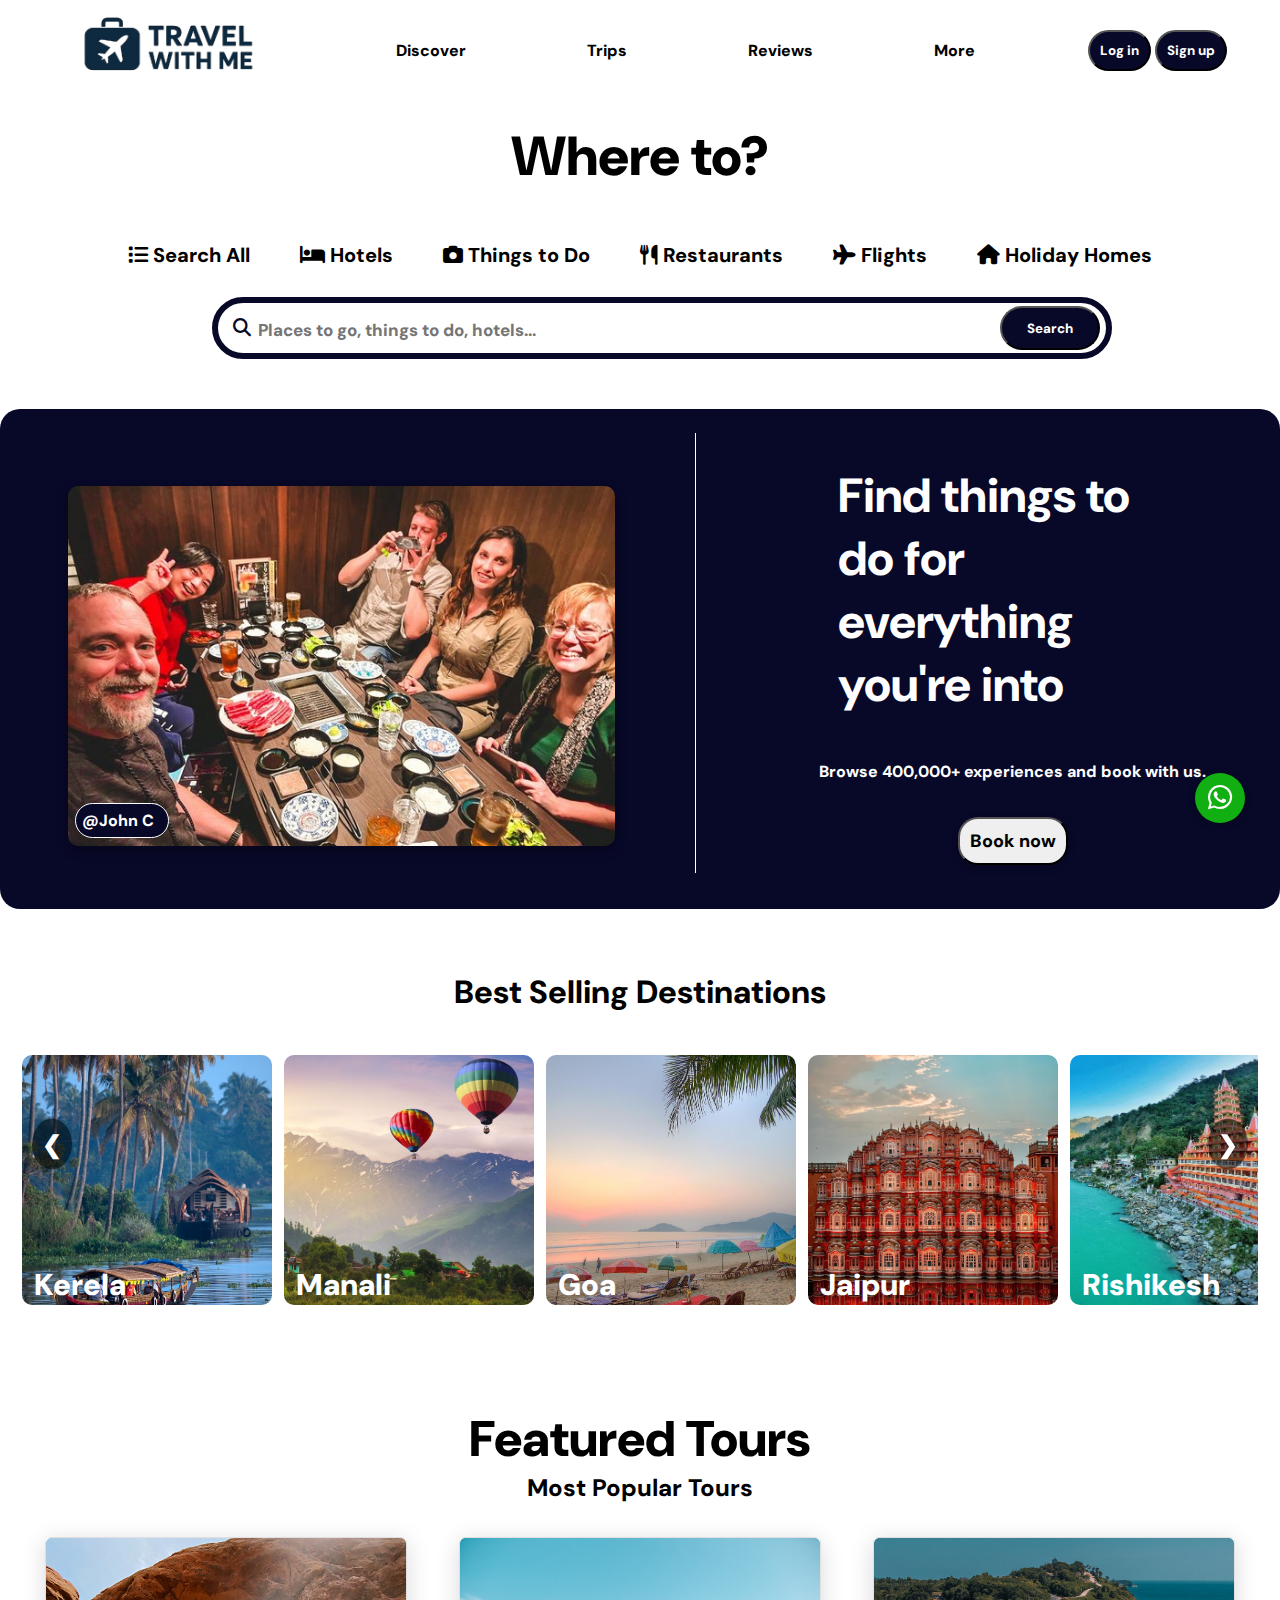
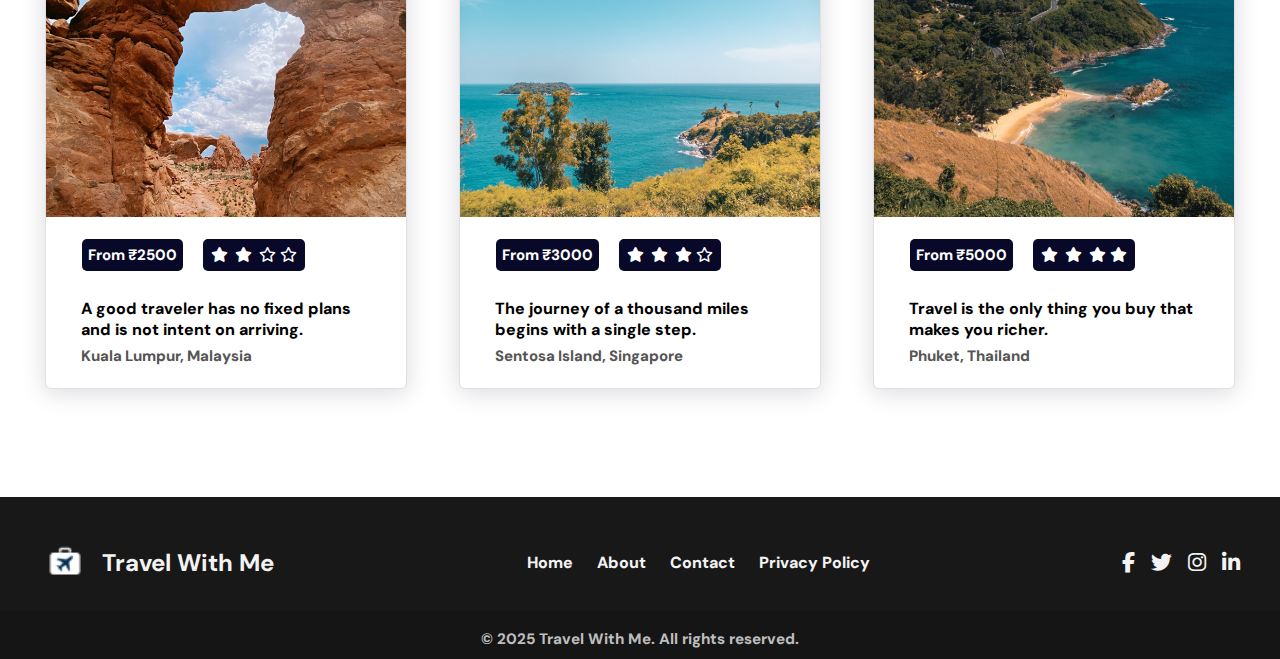
<file: index.html>
<!DOCTYPE html>
<html lang="en">

<head>
  <meta charset="UTF-8">
  <meta name="viewport" content="width=device-width, initial-scale=1.0">
  <title>Travel With Me</title>
  <link rel="stylesheet" href="style.css">
  <link rel="stylesheet" href="https://cdnjs.cloudflare.com/ajax/libs/font-awesome/6.4.0/css/all.min.css">
  <link rel="shortcut icon" href="images/favicon.ico" type="image/x-icon">
  <link rel="preconnect" href="https://fonts.googleapis.com">
  <link rel="preconnect" href="https://fonts.gstatic.com" crossorigin>
  <link
    href="https://fonts.googleapis.com/css2?family=DM+Sans:ital,opsz,wght@0,9..40,100..1000;1,9..40,100..1000&family=Manrope:wght@200..800&display=swap"
    rel="stylesheet">
</head>

<body>
  <nav>
    <div class="navbar">
      <ul>
        <li><a href="index.html"><img src="images/imag-logo-removebg-preview.png" alt="logo"></a></li>
        <li class="capsule">
          Discover
          <ul class="drop-down">
            <li>Traveller's choice</li>
            <li>Travel Stories</li>
          </ul>
        </li>
        <li class="capsule">
          Trips
          <ul class="drop-down">
            <li>View my Trips</li>
            <li>Start a New Trip</li>
            <li>Book with us</li>
          </ul>
        </li>
        <li class="capsule">
          Reviews
          <ul class="drop-down">
            <li>Write a review</li>
            <li>Share a Trip</li>
            <li>Post photos</li>
            <li>Add a place</li>
          </ul>
        </li>
        <li class="capsule">More</li>
        <li>
          <div id="auth-buttons">
            <button id="btn-log-in">Log in</button>
            <a href="signup.html"><button id="btn-sign-up">Sign up</button></a>
          </div>
          <div class="user-dashboard" style="display: none;">
            <button id="btn-user-dashboard">
              <i class="fas fa-user"></i>
            </button>
            <span class="tooltip" id="greetMessage">Hello, User</span>
          </div>

        </li>
      </ul>
    </div>
  </nav>
  <section class="header">
    <h1 id="temp_text">Where to?</h1>
    <div class="choices">
      <ul>
        <li class="underlined"><i class="fa fa-list" aria-hidden="true">&nbsp;</i>Search All</li>
        <li class="underlined" data-title="Stay somewhere Great" data-placeholder="Hotel name or destination"><i
            class="fa fa-bed" aria-hidden="true">&nbsp;</i>Hotels</li>
        <li class="underlined" data-title="Do something fun" data-placeholder="Attraction, activity or destination"><i
            class="fa fa-camera" aria-hidden="true">&nbsp;</i>Things
          to Do</li>
        <li class="underlined" data-title="Find places to eat" data-placeholder="Restaurant or Destination"><i
            class="fa fa-cutlery" aria-hidden="true">&nbsp;</i>Restaurants</li>
        <li class="underlined" data-title="Find the best flight"><i class="fa fa-plane"
            aria-hidden="true">&nbsp;</i>Flights</li>
        <li class="underlined" data-title="Explore places to rent" data-placeholder="Destination"><i class="fa fa-home"
            aria-hidden="true">&nbsp;</i>Holiday Homes</li>

      </ul>
      <div class="search-container default-search">
        <i class="fa-solid fa-magnifying-glass"></i>
        <input id="search_element" type="text" name="search_bar"
          data-placeholder="Places to go, things to do, hotels...">
        <button class="search-button">Search</button>
      </div>
      <div class="flights-container flights-search" style="display: none;">
        <form id="search-flight">
          <div class="input-group">
            <i class="fas fa-plane-departure"></i>
            <span class="fixed-text">&nbsp;From:</span>
            <input type="text" class="input-placeholder" placeholder="Origin">
          </div>
          <div class="input-group">
            <i class="fas fa-plane-arrival"></i>
            <span class="fixed-text">&nbsp;To:</span>
            <input type="text" class="input-placeholder" placeholder="Destination">
          </div>
          <div class="input-group">
            <i class="fas fa-calendar-alt"></i>
            <input type="text" class="input-placeholder" placeholder="&nbsp;1 Jan &rarr; 10 Jan">
          </div>
          <div class="input-group">
            <i class="fas fa-user-friends"></i>
            <input type="number" class="input-placeholder" placeholder="&nbsp;1 Traveler">
          </div>
          <button type="submit" class="search-button" id="btn-src">Search</button>
        </form>
      </div>
    </div>
  </section>
  <section class="hero">
    <div class="left">
      <div class="slideshow">
        <div class="slide"><img src="images/caption1.jpg" alt="img2"></div>
        <div class="slide"><img src="images/caption2.jpg" alt="img2"></div>
        <div class="slide"><img src="images/caption3.jpg" alt="img3"></div>
        <div class="slide"><img src="images/caption4.jpg" alt="img4"></div>
      </div>
      <div class="mention-capsule">
        <p id="caption-text">@John C</p>
      </div>
    </div>
    <div class="partition">&nbsp;</div>
    <div class="right">
      <div class="content">
        <h1 class="heading">Find things to do for everything you're into</h1>
        <p>Browse 400,000+ experiences and book with us.</p>
        <button id="btn-book-now">Book now</button>
      </div>
    </div>
  </section>
  <section class="destinations">
    <h1>Best Selling Destinations</h1>
    <div class="slider-window">
      <div class="slider-container">
        <button class="prev">&#10094;</button>
        <div class="slider-track">
          <div class="img-container">
            <img src="images/keral.jpg" alt="keral">
            <div class="dest-caption">Kerela</div>
          </div>
          <div class="img-container">
            <img src="images/manal.jpg" alt="manali">
            <div class="dest-caption">Manali</div>
          </div>
          <div class="img-container">
            <img src="images/goa.jpg" alt="keral">
            <div class="dest-caption">Goa</div>
          </div>
          <div class="img-container">
            <img src="images/jaipur.jpg" alt="keral">
            <div class="dest-caption">Jaipur</div>
          </div>
          <div class="img-container">
            <img src="images/rishikesh.jpg" alt="keral">
            <div class="dest-caption">Rishikesh</div>
          </div>
          <div class="img-container">
            <img src="images/newdelhi.jpg" alt="keral">
            <div class="dest-caption">New Delhi</div>
          </div>
          <div class="img-container">
            <img src="images/coorgupdated.jpg" alt="coorg">
            <div class="dest-caption">Coorg</div>
          </div>
          <div class="img-container">
            <img src="images/lakshdweep.jpg" alt="lakshdweep">
            <div class="dest-caption">Lakshdweep</div>
          </div>
          <div class="img-container">
            <img src="images/pahalgham.jpg" alt="Pahalgham">
            <div class="dest-caption">Pahalgham</div>
          </div>
          <div class="img-container">
            <img src="images/mysore.jpg" alt="mysore">
            <div class="dest-caption">Mysore</div>
          </div>
        </div>
        <button class="next">&#10095;</button>
      </div>
    </div>
  </section>
  <section class="featured-tours">
    <h1>Featured Tours</h1>
    <h2>Most Popular Tours</h2>
    <div class="tour-cards">
      <div class="first-tour">
        <img src="images/tour1.jpg" alt="tour1">
        <div class="card-content">
          <div class="information-capsules">
            <div class="price-capsule">From &#8377;2500</div>
            <div class="rate-capsule"><i class="fas fa-star"></i> <i class="fas fa-star"></i> <i
                class="far fa-star"></i><i class="far fa-star"></i></div>
          </div>
          <div class="tour-information">
            <p>A good traveler has no fixed plans and is not intent on arriving.</p>
            <p2>Kuala Lumpur, Malaysia</p2>
          </div>
        </div>
      </div>

      <div class="first-tour">
        <img src="images/tour2.jpg" alt="tour1">
        <div class="card-content">
          <div class="information-capsules">
            <div class="price-capsule">From &#8377;3000</div>
            <div class="rate-capsule"><i class="fas fa-star"></i> <i class="fas fa-star"></i> <i
                class="fas fa-star"></i><i class="far fa-star"></i></div>
          </div>
          <div class="tour-information">
            <p>The journey of a thousand miles begins with a single step.</p>
            <p2>Sentosa Island, Singapore</p2>
          </div>
        </div>
      </div>

      <div class="first-tour">
        <img src="images/tour3.jpg" alt="tour1">
        <div class="card-content">
          <div class="information-capsules">
            <div class="price-capsule">From &#8377;5000</div>
            <div class="rate-capsule"><i class="fas fa-star"></i> <i class="fas fa-star"></i> <i
                class="fas fa-star"></i><i class="fas fa-star"></i></div>
          </div>
          <div class="tour-information">
            <p>Travel is the only thing you buy that makes you richer.</p>
            <p2>Phuket, Thailand</p2>
          </div>
        </div>
      </div>

    </div>
  </section>
  <div id="modalOverlay" class="overlay">
    <div class="modal">
      <span class="close">&times;</span>
      <img class="logo" src="images/imag-logo-removebg-preview.png" alt="logo">
      <h2>Sign in to unlock the best of Travel With Me</h2>
      <button class="google-btn"><img src="images/G_color_40x40.png" alt="Google" height="20px"><span>Continue with
          Google</span></button>
      <button class="email-btn"><i class="fas fa-envelope"></i>Continue with email</button>
      <p class="terms">
        By proceeding, you agree to our <a href="#">Terms of Use</a> and confirm
        you have read our <a href="#">Privacy and Cookie Statement</a>.
      </p>
    </div>
  </div>
  <div class="loginOverlay" id="login">
    <div class="login">
      <span class="closeLogin">&times;</span>
      <img class="logo" src="images/imag-logo-removebg-preview.png" alt="logo">
      <h2>Welcome back!</h2>
      <label for="Email">Email address</label>
      <input id="user_email" type="email" placeholder="Email">
      <label for="password">Password</label>
      <input id="user_password" type="password" placeholder="Password">

      <button id="enableLogin">Login</button>
      <div id="login-message" class="login-message"></div>
      <p class="terms">
        By proceeding, you agree to our <a href="#">Terms of Use</a> and confirm
        you have read our <a href="#">Privacy and Cookie Statement</a>.
      </p>
    </div>
  </div>
  <div class="whatsapp-wrapper">
    <div class="circular_btn">
      <i class="fa-brands fa-whatsapp" aria-hidden="true"></i>
    </div>
    <div class="whatsapp-message">WhatsApp Us</div>
  </div>


  <footer class="footer">
    <div class="footer-container">
      <div class="footer-logo">
        <img src="images/favicon-32x32.png" alt="Travel With Me Logo" width="50" height="50">
        <span class="footer-title">Travel With Me</span>
      </div>
      <div class="footer-links">
        <a href="#">Home</a>
        <a href="#">About</a>
        <a href="#">Contact</a>
        <a href="#">Privacy Policy</a>
      </div>
      <div class="footer-social">
        <a href="#"><i class="fab fa-facebook-f"></i></a>
        <a href="#"><i class="fab fa-twitter"></i></a>
        <a href="#"><i class="fab fa-instagram"></i></a>
        <a href="#"><i class="fab fa-linkedin-in"></i></a>
      </div>
    </div>
    <div class="footer-bottom">
      &copy; 2025 Travel With Me. All rights reserved.
    </div>
  </footer>

  <script src="script.js"></script>
</body>

</html>
</file>
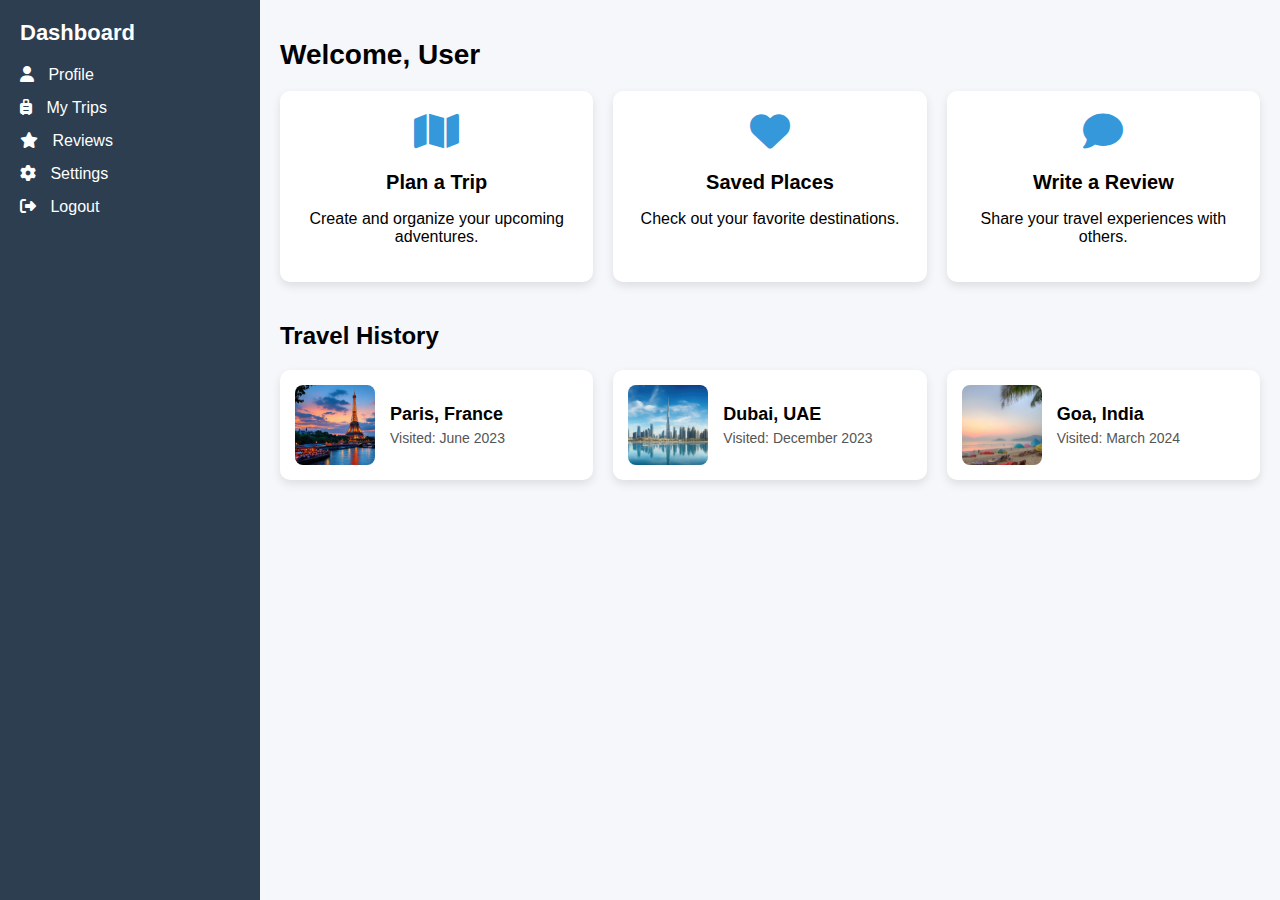
<file: dashboard.html>
<!DOCTYPE html>
<html lang="en">

<head>
  <meta charset="UTF-8">
  <meta name="viewport" content="width=device-width, initial-scale=1.0">
  <title>User Dashboard - Travel With Me</title>
  <link rel="stylesheet" href="dashboard.css">
  <link rel="shortcut icon" href="images/favicon.ico" type="image/x-icon">
  <link rel="stylesheet" href="https://cdnjs.cloudflare.com/ajax/libs/font-awesome/6.5.0/css/all.min.css">
</head>

<body>
  <div class="dashboard-container">

    <aside class="sidebar">
      <h2>Dashboard</h2>
      <ul>
        <li><i class="fas fa-user"></i> Profile</li>
        <li><i class="fas fa-suitcase-rolling"></i> My Trips</li>
        <li><i class="fas fa-star"></i> Reviews</li>
        <li><i class="fas fa-cog"></i> Settings</li>
        <li><i class="fas fa-sign-out-alt"></i> Logout</li>
      </ul>
    </aside>

    <main class="main-content">
      <header class="dashboard-header">
        <h1>Welcome, <span id="dashboardUser">User</span></h1>
      </header>

      <section class="cards">
        <div class="card">
          <i class="fas fa-map"></i>
          <h3>Plan a Trip</h3>
          <p>Create and organize your upcoming adventures.</p>
        </div>
        <div class="card">
          <i class="fas fa-heart"></i>
          <h3>Saved Places</h3>
          <p>Check out your favorite destinations.</p>
        </div>
        <div class="card">
          <i class="fas fa-comment"></i>
          <h3>Write a Review</h3>
          <p>Share your travel experiences with others.</p>
        </div>
      </section>

      <section class="travel-history">
        <h2>Travel History</h2>
        <div class="history-list">
          <div class="history-card">
            <img src="images/paris.jpg" alt="Paris">
            <div>
              <h3>Paris, France</h3>
              <p>Visited: June 2023</p>
            </div>
          </div>
          <div class="history-card">
            <img src="images/dubai.jpg" alt="Dubai">
            <div>
              <h3>Dubai, UAE</h3>
              <p>Visited: December 2023</p>
            </div>
          </div>
          <div class="history-card">
            <img src="images/goa.jpg" alt="Goa">
            <div>
              <h3>Goa, India</h3>
              <p>Visited: March 2024</p>
            </div>
          </div>
        </div>
      </section>
    </main>
  </div>
  </main>
  </div>

  <script>
    // Replace username dynamically if logged in
    const loggedInUser = localStorage.getItem("loggedInUser");
    if (loggedInUser) {
      const userData = JSON.parse(localStorage.getItem(loggedInUser));
      if (userData && userData.name) {
        document.getElementById("dashboardUser").textContent = userData.name;
      }
    }
  </script>
</body>

</html>
</file>
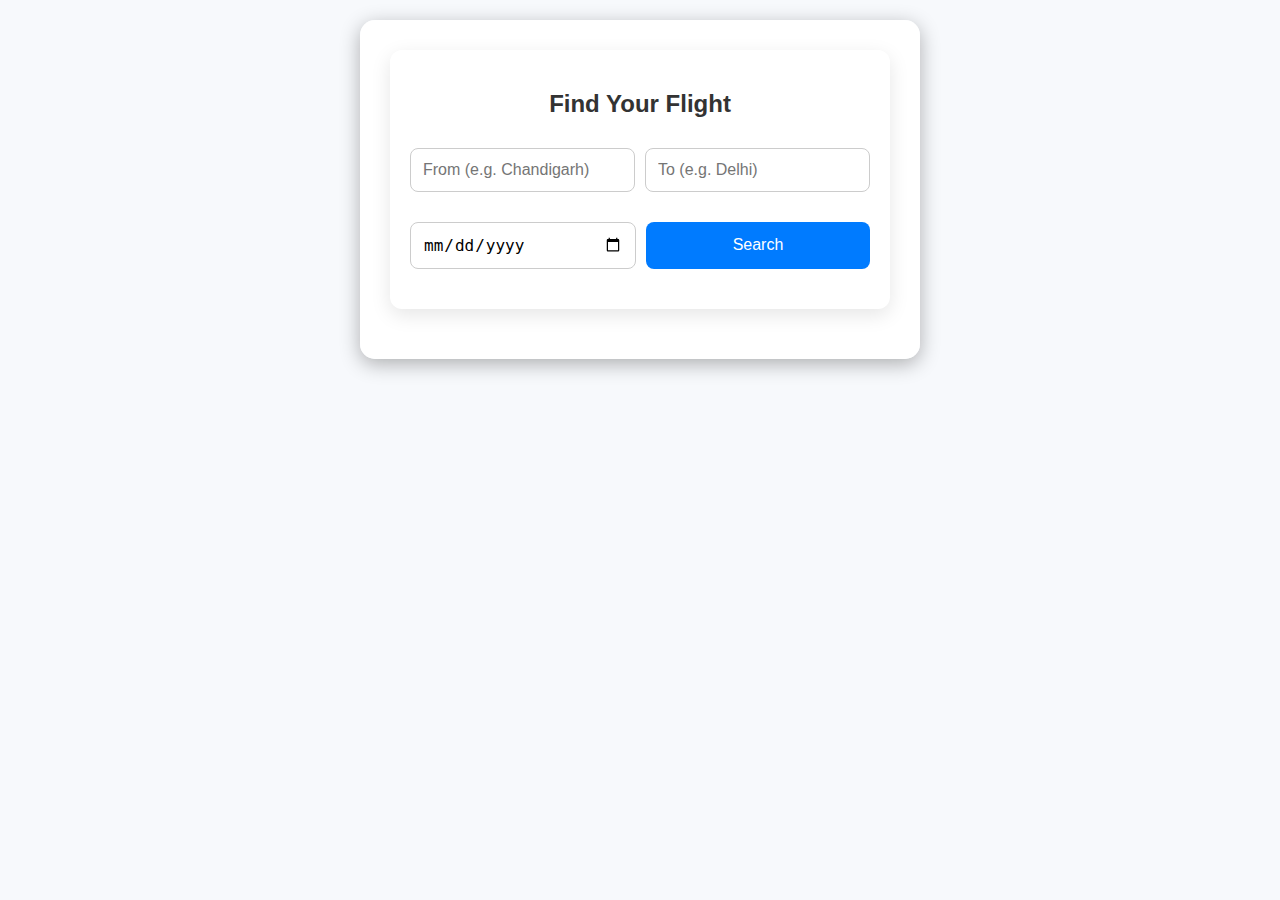
<file: flights.html>
<!DOCTYPE html>
<html lang="en">
<head>
  <meta charset="UTF-8">
  <meta name="viewport" content="width=device-width, initial-scale=1.0">
  <title>Flight Search</title>
  <link rel="stylesheet" href="flights.css">
</head>
<body>
  <div class="flight-container">
    
    <!-- Search Form -->
    <div class="search-box">
      <h2>Find Your Flight</h2>
      <form id="flightForm">
        <div class="form-row">
          <input type="text" id="from" placeholder="From (e.g. Chandigarh)" required>
          <input type="text" id="to" placeholder="To (e.g. Delhi)" required>
        </div>
        <div class="form-row">
          <input type="date" id="date" required>
          <button type="submit">Search</button>
        </div>
      </form>
    </div>

    <!-- Filters -->
    <div id="filters" class="filters hidden">
      <label for="sort">Sort By:</label>
      <select id="sort">
        <option value="low-high">Price: Low to High</option>
        <option value="high-low">Price: High to Low</option>
        <option value="earliest">Earliest Departure</option>
      </select>
    </div>

    <!-- Results -->
    <div id="results" class="results"></div>
  </div>

  <script>
    // Restrict date to today and future
    const today = new Date().toISOString().split("T")[0];
    document.getElementById("date").setAttribute("min", today);

    // Dummy flight data
    const flights = [
      { from: "Chandigarh", to: "Delhi", time: "06:30", price: 2500 },
      { from: "Chandigarh", to: "Delhi", time: "09:00", price: 3200 },
      { from: "Chandigarh", to: "Delhi", time: "14:15", price: 2800 },
      { from: "Chandigarh", to: "Delhi", time: "19:45", price: 4000 }
    ];

    const resultsDiv = document.getElementById("results");
    const filtersDiv = document.getElementById("filters");
    const sortSelect = document.getElementById("sort");

    // Handle search
    document.getElementById("flightForm").addEventListener("submit", function(e) {
      e.preventDefault();
      const from = document.getElementById("from").value.trim().toLowerCase();
      const to = document.getElementById("to").value.trim().toLowerCase();

      // Filter flights
      const foundFlights = flights.filter(f => 
        f.from.toLowerCase() === from && f.to.toLowerCase() === to
      );

      displayFlights(foundFlights);
      if (foundFlights.length) filtersDiv.classList.remove("hidden");
    });

    // Display flights
    function displayFlights(list) {
      resultsDiv.innerHTML = "";
      if (list.length === 0) {
        resultsDiv.innerHTML = `<p class="no-results">No flights found.</p>`;
        return;
      }
      list.forEach(f => {
        const card = document.createElement("div");
        card.className = "flight-card";
        card.innerHTML = `
          <h3>${f.from} ✈ ${f.to}</h3>
          <p><strong>Departure:</strong> ${f.time}</p>
          <p><strong>Price:</strong> ₹${f.price}</p>
        `;
        resultsDiv.appendChild(card);
      });
    }

    // Sorting
    sortSelect.addEventListener("change", function() {
      let sorted = [...flights].filter(f => 
        f.from.toLowerCase() === document.getElementById("from").value.trim().toLowerCase() &&
        f.to.toLowerCase() === document.getElementById("to").value.trim().toLowerCase()
      );

      if (this.value === "low-high") {
        sorted.sort((a,b) => a.price - b.price);
      } else if (this.value === "high-low") {
        sorted.sort((a,b) => b.price - a.price);
      } else if (this.value === "earliest") {
        sorted.sort((a,b) => a.time.localeCompare(b.time));
      }
      displayFlights(sorted);
    });
  </script>
</body>
</html>
</file>
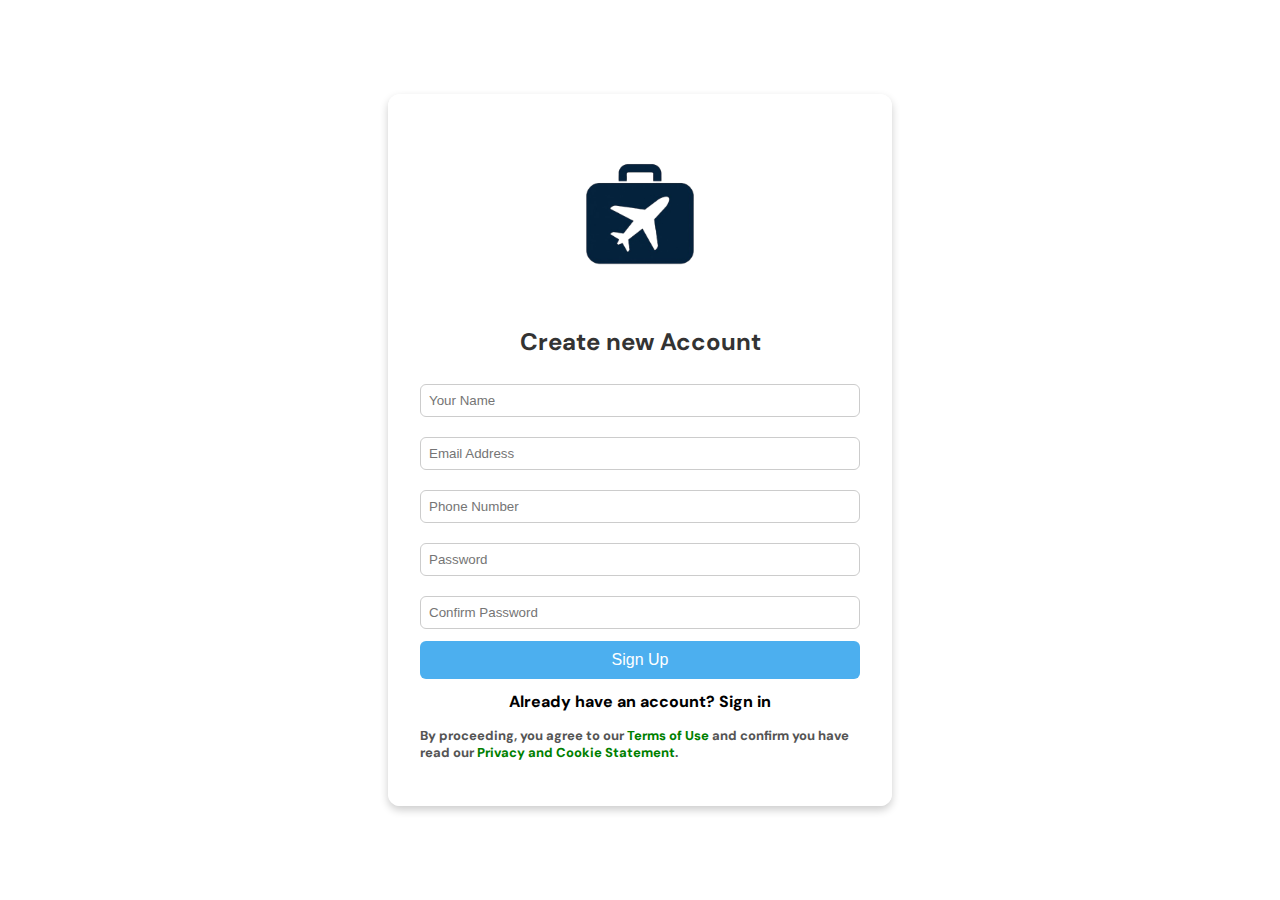
<file: signup.html>
<!DOCTYPE html>
<html lang="en">

<head>
    <meta charset="UTF-8">
    <meta name="viewport" content="width=device-width, initial-scale=1.0">
    <title>Sign up - Travel With Me</title>
    <link rel="stylesheet" href="signup.css">
    <link rel="shortcut icon" href="images/favicon.ico" type="image/x-icon">
    <link
        href="https://fonts.googleapis.com/css2?family=DM+Sans:ital,opsz,wght@0,9..40,100..1000;1,9..40,100..1000&family=Manrope:wght@200..800&display=swap"
        rel="stylesheet">
</head>

<body>
    <div class="signup-container">
        <div class="img"><img src="images/logo-removebg-preview.png" alt="logo"></div>
        <h2>Create new Account</h2>
        <div id="successMessage">
            <p>Sign up successful! Redirecting to login...</p>
        </div>
        <form id="signupForm">
            <input type="text" id="name" name="name" placeholder="Your Name">
            <small id="nameError" style="color: red;"></small>
            <input type="email" id="email" name="email" placeholder="Email Address">
            <small id="emailError" style="color: red;"></small>
            <input type="tel" id="phone" name="phone" placeholder="Phone Number">
            <small id="phoneError" style="color: red;"></small>
            <input type="password" id="password" name="password" placeholder="Password">
            <small id="passError" style="color: red;"></small>
            <input type="password" id="confirmPassword" name="confirm_password" placeholder="Confirm Password">
            <small id="confirmError" style="color: red;"></small>
            <button type="submit">Sign Up</button>
            <a class="login-link" href="/index.html">Already have an account? Sign in</a>
            <p class="terms">
                By proceeding, you agree to our <a href="#">Terms of Use</a> and confirm
                you have read our <a href="#">Privacy and Cookie Statement</a>.
            </p>
        </form>
    </div>


    <script>

        const form = document.getElementById("signupForm");
        form.addEventListener("submit", function (event) {
            event.preventDefault();

            let valid = true;
            const name = document.getElementById("name").value.trim();
            document.getElementById("nameError").textContent = name.length === 0 ? "This field cannot be left blank" : "";
            if (name.length === 0) valid = false;

            const email = document.getElementById("email").value.trim();
            const emailPattern = /^[^ ]+@[^ ]+\.[a-z]{2,3}$/;
            document.getElementById("emailError").textContent =
                !emailPattern.test(email) ? "Enter a valid email" : "";

            if (!emailPattern.test(email)) valid = false;

            const phoneNumber = document.getElementById("phone").value.trim();
            const phonePattern = /^[0-9]{10}$/;
            document.getElementById("phoneError").textContent = !phonePattern.test(phoneNumber) ? "Enter a valid 10 digit phone number" : "";
            if (!phonePattern.test(phoneNumber)) valid = false;



            const password = document.getElementById("password").value;
            document.getElementById("passError").textContent = password.length < 6 ? "Password must be atleast 6 characters" : "";

            if (password.length < 6) valid = false;

            const confirmPassword = document.getElementById("confirmPassword").value;
            document.getElementById("confirmError").textContent = password !== confirmPassword ? "Passwords do not match" : "";

            if (password !== confirmPassword) valid = false;
            if (valid) {
                const userData = {
                    name: name,
                    email: email,
                    phone: phoneNumber,
                    password: password,
                };

                localStorage.setItem(email, JSON.stringify(userData));

                form.reset();
            }

            if (valid) {
                document.getElementById("successMessage").style.display = "block";
                setTimeout(function () {
                    window.location.href = "index.html";

                }, 2000);

            }
        });

    </script>
</body>

</html>
</file>
<file: style.css>
* {
    margin: 0;
    padding: 0;
    font-family: "DM Sans", sans-serif;
    font-optical-sizing: auto;
    font-weight: 800;
    font-style: normal;
}

.navbar ul {
    display: flex;
    flex-direction: row;
    justify-content: space-around;
    align-items: center;
    height: 100px;
}

.navbar ul li {
    list-style: none;
    cursor: pointer;
    position: relative;
}

.capsule {
    border-radius: 18px;
    padding: 8px;
    transition: background-color 0.1s;
}

.capsule:hover {
    background-color: rgb(239, 237, 237);
}

.navbar ul li img {
    height: 220px;
    width: 230px;
}

.navbar .drop-down {
    display: none;
    position: absolute;
    width: 220px;
    height: auto;
    top: calc(100% + 10px);
    left: 50%;
    transform: translateX(-50%);
    background: rgb(253, 253, 245);
    border: 1px solid #ddd;
    border-radius: 8px;
    padding: 0;
    margin: 0;
    overflow: visible;
    list-style: none;
    box-shadow: 0px 4px 8px rgba(0, 0, 0, 0.1);
    min-width: unset;
    max-width: unset;
    z-index: 100;
}

.navbar .drop-down::before {
    content: "";
    position: absolute;
    top: -10px;
    left: 50%;
    transform: translateX(-50%);
    border-left: 8px solid transparent;
    border-right: 8px solid transparent;
    border-bottom: 10px solid rgb(253, 253, 245);
}

.navbar .drop-down::after {
    content: "";
    position: absolute;
    top: -12px;
    left: 50%;
    transform: translateX(-50%);
    border-left: 9px solid transparent;
    border-right: 9px solid transparent;
    border-bottom: 12px solid #ddd;
    z-index: -1;
}

.navbar .drop-down li {
    padding: 10px 15px;
    margin: 0;
    list-style: none;
    white-space: nowrap;
    text-overflow: ellipsis;
    overflow: hidden;
    width: 100%;
    cursor: pointer;
    box-sizing: border-box;
}

.navbar .drop-down li:hover {
    background: rgb(239, 237, 237);
}

#btn-log-in {
    border-radius: 30px;
    padding: 10px;
    background-color: rgb(8, 8, 40);
    color: white;
    cursor: pointer;
}

#btn-sign-up {
    border-radius: 30px;
    padding: 10px;
    background-color: rgb(8, 8, 40);
    color: white;
    cursor: pointer;
}

#btn-user-dashboard {
    padding: 12px;
    border-radius: 80%;
    cursor: pointer;
    box-shadow: rgba(0, 0, 0, 0.2);
    color: rgb(8, 8, 40);
    font-size: 22px;
    background: none;
    border: none;
}

#btn-user-dashboard .fas {
    font-size: 20px
}

.user-dashboard {
    position: relative;
    display: none;
}


.tooltip {
    visibility: hidden;
    opacity: 0;
    width: max-content;
    background-color: rgb(8, 8, 40);
    color: #fff;
    text-align: center;
    padding: 5px 10px;
    border-radius: 6px;
    position: absolute;
    top: 120%;
    /* below the icon */
    left: 50%;
    transform: translateX(-50%);
    transition: opacity 0.3s;
    font-size: 14px;
    white-space: nowrap;
    z-index: 100;
}

.user-dashboard:hover .tooltip {
    visibility: visible;
    opacity: 1;
}

.header {
    width: 100%;
    text-align: center;
    margin: 0px 0px 50px;
    font-size: 20px;

}

.header h1 {
    font-size: 55px;
    font-weight: bolder;
    margin: 20px;
}

.header .choices ul {
    display: flex;
    justify-content: center;
    margin: 10px 30px;
    padding: 30px 0px 0px 0px;
    gap: 30px;
}

.search-container {
    margin: 24px auto;
}

.header .choices ul li {
    list-style: none;
    margin: 0px 5px;
    padding: 0px 5px 4px;
}

.header .choices ul li:hover {
    cursor: pointer;
}

.header .choices .underlined {
    border-bottom: 1px solid transparent;
    transition: border-bottom 0.1s ease;
}

.header .choices .underlined:hover {
    border-bottom: 1px solid rgb(8, 8, 40);
}

.default-search {
    position: relative;
    display: inline-block;
    max-width: 900px;
}

.default-search input {
    display: flex;
    width: 100%;
    box-sizing: border-box;
    padding: 16px 120px 12px 40px;
    border: 6px solid rgb(8, 8, 40);
    margin: 22px;
    border-radius: 64px;
    font-size: 17px;
}

.default-search .fa-solid {
    position: absolute;
    top: 50%;
    left: 43px;
    transform: translateY(-50%);
    color: rgb(8, 8, 40);
    font-size: 18px;
    pointer-events: none;

}

.search-container .search-button {
    position: absolute;
    right: -10px;
    top: 15%;
    height: 15px;
    display: flex;
    align-items: center;
    justify-content: center;
    width: 100px;
    padding: 20px;
    color: white;
    border-radius: 28px;
    background: rgb(8, 8, 40);
}

.flights-search .fixed-text {
    color: rgb(8, 8, 40);
    font-weight: bold;
    margin-right: 5px;
}

.flights-search #search-flight {
    display: flex;
    margin: 25px;
    gap: 14px;
    align-items: center;
    justify-content: center;
}

.flights-search .input-placeholder {
    border: none;
    background-color: transparent;
    width: 100%;
    font-size: 1rem;
    outline: none;
    color: #8c8c8c;
}

.flights-search .input-group {
    display: flex;
    align-items: center;
    padding: 10px 20px;
    background-color: #f7f9fa;
    border: 1px solid #e0e4e6;
    border-radius: 50px;
    flex-grow: 1;
    max-width: 250px;
}

#btn-src {
    background-color: rgb(8, 8, 40);
    color: white;
    padding: 10px;
    border-radius: 34px;
    cursor: pointer;
    border: none;
}

.hero {
    height: 500px;
    width: 1280px;
    background-color: rgb(8, 8, 40);
    color: white;
    border-radius: 20px;
    display: flex;
    justify-self: anchor-center;
}

.hero:hover {
    cursor: pointer;
}

.hero .left {
    height: 100%;
    min-width: 0;
    box-sizing: border-box;
    display: flex;
    align-items: center;
    flex: 1 1 0;
    margin: 7px 55px 10px 5px;
    padding: 25px;
    position: relative;
}

.hero .left .slideshow {
    width: 100%;
    height: 80%;
    position: relative;
    overflow: hidden;
    margin: auto;
    margin-left: 38px;
    border-radius: 10px;
    box-shadow: 0px 4px 12px rgba(0, 0, 0, 0.3);
}

.hero .left .slideshow .slide {
    width: 100%;
    height: 100%;
    position: absolute;
    display: none;
}

.hero .left .slideshow .slide img {
    height: 100%;
    width: 100%;
    object-fit: cover;
}

.hero .left .mention-capsule {
    background-color: rgb(8, 8, 40);
    width: 80px;
    position: absolute;
    border-radius: 20px;
    justify-content: center;
    border: 1px solid white;
    padding: 6px;
    bottom: 78px;
    left: 70px;
}

.hero .partition {
    height: 440px;
    width: 0.1px;
    background-color: white;
    margin-top: 24px;
}

.hero .right {
    height: 100%;
    min-width: 0;
    flex: 1 1 0;
    box-sizing: border-box;
}

.hero .right .content {
    height: 80%;
    width: 100%;
    display: flex;
    flex-direction: column;
    align-items: center;
    gap: 35px;
    margin: 20px 0px;
    padding: 25px;
}

.hero .right .content .heading {
    width: 350px;
    font-size: 48px;
    margin: 10px;
}

#btn-book-now {
    padding: 10px;
    border-radius: 20px;
    font-size: 18px;
    box-shadow: 0 2px 8px rgba(0, 0, 0, 0.2);
}

.destinations {
    display: flex;
    flex-direction: column;
    align-items: center;
    margin: 40px auto;
    max-width: 1350px;
    padding: 22px;
    box-sizing: border-box;
}

.destinations h1 {
    font-size: 32px;
    text-align: center;
    margin-bottom: 20px;
    width: 100%;
}

.slider-window {
    width: 100%;
    overflow: hidden;
    position: relative;
}

.slider-container {
    position: relative;
    width: 100%;
}

.destinations .slider-track {
    display: flex;
    transition: transform 0.4s ease-in-out;

}

.img-container {
    position: relative;
    min-width: 250px;
    max-width: 280px;
    flex-shrink: 0;
    margin-right: 12px;
    margin-top: 22px;
}

.destinations .slider-track .img-container img {
    width: 100%;
    height: 250px;
    object-fit: cover;
    border-radius: 10px;
    cursor: pointer;
}

.dest-caption {
    position: absolute;
    left: 0;
    bottom: 0;
    color: #fff;
    padding: 6px 12px;
    border-top-right-radius: 8px;
    font-size: 30px;
    font-weight: bolder;
}

.prev,
.next {
    position: absolute;
    top: 40%;
    transform: translateY(-50%);
    background-color: rgba(0, 0, 0, 0.5);
    border: none;
    color: white;
    font-size: 24px;
    cursor: pointer;
    z-index: 2;
    border-radius: 100%;
    padding: 10px;
}

.prev {
    left: 10px;
}

.next {
    right: 10px;
}

.featured-tours {
    display: flex;
    flex-direction: column;
    margin: 14px;
    padding: 34px;
    align-items: center;
}

.featured-tours h1 {
    font-size: 50px;
    font-weight: bolder;
}

.featured-tours .tour-cards {
    display: flex;
    justify-content: center;
    padding: 34px;
    gap: 52px;
}

.featured-tours .tour-cards .first-tour {
    display: flex;
    flex-direction: column;
    align-items: center;
    height: 450px;
    width: 360px;
    background-color: #fff;
    border-radius: 6px;
    box-shadow: 0 4px 24px rgba(8, 8, 40, 0.15);
    border: 1px solid #e0e0e0;
    transition: transform 0.3s ease, box-shadow 0.3s ease;
}

.featured-tours .tour-cards .first-tour:hover {
    cursor: pointer;
    transform: scale(1.05);
    box-shadow: 0 12px 24px rgba(0, 0, 0, 0.2);
}

.featured-tours .tour-cards .first-tour img {
    height: 300px;
    width: 360px;
    margin: 0;

}

.featured-tours .tour-cards .tour-information {
    width: 300px;
    margin: 10px;
    padding: 12px;
}

.information-capsules {
    display: flex;
    margin: 22px 28px 0px;
    gap: 20px;
}

.tour-information p {
    padding: 5px;
}

.tour-information p2 {
    padding: 5px;
    font-size: 15px;
    color: #555;
}

.price-capsule,
.rate-capsule {
    background-color: rgb(8, 8, 40);
    color: white;
    font-size: 15px;
    border-radius: 5px;
    padding: 6px;
}

.rate-capsule .fas,
.far {
    color: white;
    padding: 2px;
}

.whatsapp-wrapper {
    position: fixed;
    bottom: 10px;
    right: 2px;
    display: flex;
    flex-direction: column;
    align-items: center;
    gap: 3px;
}

.circular_btn {
    height: 50px;
    width: 50px;
    border-radius: 50%;
    display: flex;
    align-items: center;
    justify-content: center;
    background-color: rgb(18, 175, 18);
    box-shadow: 0 2px 8px rgba(0, 0, 0, 0.2);
    cursor: pointer;
    z-index: 1000;
}

.circular_btn .fa-whatsapp {
    color: white;
    font-size: 28px;

}

.whatsapp-message {
    background: rgb(18, 175, 18);
    color: white;
    padding: 8px 12px;
    border-radius: 8px;
    font-size: 14px;
    margin-bottom: 30px;
    opacity: 0;
    transform: translateY(15px) scale(0.95);
    pointer-events: none;
    transition: all 0.3s ease;
    white-space: nowrap;
}

.whatsapp-wrapper:hover .whatsapp-message {
    opacity: 1;
    transform: translateY(0) scale(1);
}

.overlay {
    display: none;
    /* Hidden by default */
    position: fixed;
    top: 0;
    left: 0;
    width: 100%;
    height: 100%;
    background-color: rgba(0, 0, 0, 0.6);
    align-items: center;
    justify-content: center;
    z-index: 999;
}

.modal {
    background: #fff;
    padding: 2.5rem 2rem;
    border-radius: 12px;
    width: 90%;
    max-width: 400px;
    text-align: center;
    position: relative;
    box-shadow: 0 4px 15px rgba(0, 0, 0, 0.3);
    margin: 0;
}

.modal h2 {
    margin-top: 10px;
    margin-bottom: 15px;
    font-size: 25px;
}

.modal h2 {
    margin-top: 0;
}

.modal .logo {
    height: 200px;
    width: 200px;
}

.close {
    position: absolute;
    top: 10px;
    right: 15px;
    font-size: 24px;
    cursor: pointer;
}

.google-btn,
.email-btn {
    display: flex;
    align-items: center;
    justify-content: flex-start;
    gap: 100px;
    width: 100%;
    padding: 10px;
    margin: 5px 0;
    border-radius: 25px;
    border: 1px solid #ccc;
    background: #fff;
    cursor: pointer;
}

.email-btn .fa-envelope {
    font-size: 18px;
}

.terms {
    margin: 22px 0px 0px 0px;
    font-size: 14px;
    color: #555;
}

.terms a {
    color: green;
}

.loginOverlay {
    display: none;
    position: fixed;
    top: 0;
    left: 0;
    width: 100%;
    height: 100%;
    background-color: rgba(0, 0, 0, 0.6);
    align-items: center;
    justify-content: center;
    z-index: 999;
}

.login .logo {
    align-self: center;
    height: 200px;
    width: 200px;
}

.login {
    display: flex;
    flex-direction: column;
    align-items: flex-start;
    gap: 10px;
    background: #fff;
    padding: 2.5rem 2rem;
    border-radius: 12px;
    width: 90%;
    max-width: 400px;
    text-align: center;
    position: relative;
    box-shadow: 0 4px 15px rgba(0, 0, 0, 0.3);
    margin: 0;
}

.login input {
    width: 100%;
    padding: 10px;
    border-radius: 24px;
    box-sizing: border-box;
}

.login button {
    align-self: center;
    padding: 12px;
    width: 130px;
    border-radius: 24px;
    background-color: rgb(8, 8, 40);
    color: white;
}

.login-message {
    margin-top: 10px;
    font-size: 1rem;
    text-align: center;
    min-height: 24px;
    transition: color 0.2s, background 0.2s;
}

.login-message.error {
    color: #d32f2f;
    background: #ffeaea;
    border-radius: 6px;
    padding: 6px 12px;
}

.login-message.success {
    color: #388e3c;
    background: #eaffea;
    border-radius: 6px;
    padding: 6px 12px;
}

.closeLogin {
    position: absolute;
    top: 10px;
    right: 15px;
    font-size: 24px;
    cursor: pointer;
}

.footer {
    background: #181818;
    color: #f3f3f3;
    padding: 40px 0 0 0;
    font-size: 1rem;
    margin-top: 40px;
}

.footer-container {
    display: flex;
    flex-wrap: wrap;
    justify-content: space-between;
    align-items: center;
    max-width: 1200px;
    margin: 0 auto;
    padding: 0 20px;
}

.footer-logo {
    display: flex;
    align-items: center;
    gap: 12px;
}

.footer-title {
    font-size: 1.5rem;
    font-weight: bold;
}

.footer-links {
    display: flex;
    gap: 24px;
}

.footer-links a {
    color: #f3f3f3;
    text-decoration: none;
    transition: color 0.2s;
}

.footer-links a:hover {
    color: #ffd700;
}

.footer-social {
    display: flex;
    gap: 16px;
}

.footer-social a {
    color: #f3f3f3;
    font-size: 1.3rem;
    transition: color 0.2s;
}

.footer-social a:hover {
    color: #ffd700;
}

.footer-bottom {
    text-align: center;
    padding: 18px 0 10px 0;
    font-size: 0.95rem;
    color: #bdbdbd;
    background: #151515;
    margin-top: 24px;
}

@media (max-width: 768px) {
    .img-container {
        min-width: 70%;
    }

    .footer-container {
        flex-direction: column;
        gap: 24px;
        text-align: center;
    }

    .footer-logo {
        justify-content: center;
    }

    .footer-links {
        justify-content: center;
        flex-wrap: wrap;
        gap: 16px;
    }

    .footer-social {
        justify-content: center;
    }
}



@media (max-width: 700px) {
    .hero {
        flex-direction: column;
        height: auto;
        width: 100%;
        border-radius: 0;
        padding: 0;
    }

    .hero .left,
    .hero .right {
        width: 100%;
        margin: 0;
        padding: 5px 0;
        min-width: 0;
        box-sizing: border-box;
    }

    .hero .slideshow {
        width: 100%;
        height: 120px;
        margin-left: 0;
        margin-right: 0;
    }

    .hero .left .mention-capsule {
        left: 5px;
        bottom: 10px;
        width: 40px;
        font-size: 0.8rem;
        padding: 3px;
    }

    .hero .partition {
        display: none;
    }

    .hero .right .content {
        gap: 10px;
        margin: 0;
        padding: 5px 0;
        width: 100%;
    }

    .hero .right .content .heading {
        font-size: 1rem;
        width: 100%;
        margin: 0;
    }

    .hero .right .content p {
        font-size: 0.95rem;
    }

    #btn-book-now {
        font-size: 1rem;
        padding: 8px;
        border-radius: 14px;
    }
}

@media (max-width: 1200px) {
    .navbar ul {
        flex-direction: column;
        height: auto;
        gap: 10px;
    }

    .navbar ul li img {
        height: 120px;
        width: 130px;
    }

    .hero {
        width: 100%;
        flex-direction: column;
        height: auto;
        border-radius: 0;
    }

    .hero .left,
    .hero .right {
        margin: 0;
        padding: 10px;
    }

    .hero .partition {
        display: none;
    }
}

@media (max-width: 900px) {
    .header h1 {
        font-size: 32px;
    }

    .header .choices ul {
        flex-direction: column;
        gap: 10px;
        margin: 0;
        padding: 10px 0 0 0;
    }

    .default-search input {
        font-size: 15px;
        padding: 12px 60px 10px 20px;
    }

    .hero .right .content .heading {
        font-size: 28px;
        width: 100%;
    }

    .featured-tours h1 {
        font-size: 32px;
    }

    .featured-tours .tour-cards {
        flex-direction: column;
        gap: 24px;
        padding: 0;
    }

    .featured-tours .tour-cards .first-tour {
        width: 100%;
        height: auto;
    }

    .featured-tours .tour-cards .first-tour img {
        width: 100%;
        height: 180px;
    }

    .slider-container {
        width: 100%;
        overflow-x: auto;
    }

    .img-container {
        min-width: 180px;
        max-width: 200px;
        height: 140px;
    }

    .destinations .slider-track .img-container img {
        height: 140px;
    }
}

@media (max-width: 600px) {
    body {
        font-size: 15px;
    }

    .navbar ul {
        flex-direction: column;
        gap: 6px;
        height: auto;
    }

    .navbar ul li img {
        height: 70px;
        width: 80px;
    }

    .header h1 {
        font-size: 22px;
        margin: 10px 0;
    }

    .hero {
        flex-direction: column;
        height: auto;
        border-radius: 0;
        width: 100%;
        padding: 0;
    }

    .hero .left,
    .hero .right {
        margin: 0;
        padding: 5px;
    }

    .hero .right .content {
        gap: 12px;
        margin: 0;
        padding: 10px;
    }

    .hero .right .content .heading {
        font-size: 18px;
        width: 100%;
        margin: 0;
    }

    .default-search input {
        font-size: 13px;
        padding: 8px 40px 8px 10px;
        margin: 10px 0;
    }

    .search-container .search-button {
        width: 70px;
        padding: 10px;
        font-size: 13px;
    }

    .flights-search #search-flight {
        flex-direction: column;
        gap: 8px;
        margin: 10px 0;
    }

    .img-container {
        min-width: 120px;
        max-width: 140px;
        height: 80px;
    }

    .destinations .slider-track .img-container img {
        height: 80px;
    }

    .featured-tours h1 {
        font-size: 22px;
    }

    .featured-tours .tour-cards {
        flex-direction: column;
        gap: 12px;
        padding: 0;
    }

    .featured-tours .tour-cards .first-tour {
        width: 100%;
        height: auto;
        min-width: 0;
    }

    .featured-tours .tour-cards .first-tour img {
        width: 100%;
        height: 100px;
    }

    .footer {
        padding: 20px 0 0 0;
        font-size: 0.9rem;
    }

    .footer-logo img {
        width: 40px;
        height: 40px;
    }

    .footer-title {
        font-size: 1rem;
    }

    .footer-links {
        gap: 10px;
        font-size: 0.95rem;
    }

    .footer-social {
        gap: 8px;
        font-size: 1rem;
    }

    .footer-bottom {
        font-size: 0.8rem;
        padding: 10px 0 6px 0;
    }
}
</file>
<file: dashboard.css>
body {
  margin: 0;
  font-family: Arial, sans-serif;
  background: #f5f7fa;
}

.dashboard-container {
  display: flex;
  height: 100vh;
}

/* Sidebar */
.sidebar {
  width: 220px;
  background: #2c3e50;
  color: white;
  padding: 20px;
}

.sidebar h2 {
  margin: 0 0 20px;
  font-size: 22px;
}

.sidebar ul {
  list-style: none;
  padding: 0;
}

.sidebar ul li {
  margin: 15px 0;
  cursor: pointer;
  font-size: 16px;
}

.sidebar ul li i {
  margin-right: 10px;
}

/* Main content */
.main-content {
  flex: 1;
  padding: 20px;
}

.dashboard-header h1 {
  font-size: 28px;
  margin-bottom: 20px;
}

/* Cards */
.cards {
  display: grid;
  grid-template-columns: repeat(auto-fit, minmax(220px, 1fr));
  gap: 20px;
}

.card {
  background: white;
  border-radius: 10px;
  padding: 20px;
  text-align: center;
  box-shadow: 0px 4px 10px rgba(0, 0, 0, 0.1);
  transition: transform 0.2s ease;
}

.card:hover {
  transform: translateY(-5px);
}

.card i {
  font-size: 40px;
  margin-bottom: 10px;
  color: #3498db;
}

.card h3 {
  margin: 10px 0;
  font-size: 20px;
}

/* Travel History */
.travel-history {
  margin-top: 40px;
}

.travel-history h2 {
  font-size: 24px;
  margin-bottom: 20px;
}

.history-list {
  display: grid;
  grid-template-columns: repeat(auto-fit, minmax(250px, 1fr));
  gap: 20px;
}

.history-card {
  background: white;
  display: flex;
  align-items: center;
  gap: 15px;
  border-radius: 10px;
  padding: 15px;
  box-shadow: 0px 4px 10px rgba(0, 0, 0, 0.1);
}

.history-card img {
  width: 80px;
  height: 80px;
  border-radius: 8px;
  object-fit: cover;
}

.history-card h3 {
  margin: 0;
  font-size: 18px;
}

.history-card p {
  margin: 5px 0 0;
  font-size: 14px;
  color: #555;
}
</file>
<file: flights.css>
/* General page styles */
body {
  font-family: "Segoe UI", sans-serif;
  margin: 0;
  padding: 20px;
  background: #f7f9fc;
  color: #333;
}

/* Main container */
.flight-container {
  max-width: 700px;
  margin: auto;
}

/* Search box */
.search-box {
  background: #fff;
  padding: 20px;
  border-radius: 12px;
  box-shadow: 0 6px 20px rgba(0,0,0,0.1);
  text-align: center;
  margin-bottom: 20px;
}

.search-box h2 {
  margin-bottom: 15px;
  color: #0077cc;
}

/* Form row */
.form-row {
  display: flex;
  gap: 10px;
  margin-bottom: 10px;
  flex-wrap: wrap;
}

.form-row input, 
.form-row button {
  flex: 1;
  padding: 10px;
  border: 1px solid #ddd;
  border-radius: 8px;
  font-size: 16px;
}

.form-row button {
  background: #0077cc;
  color: white;
  border: none;
  cursor: pointer;
  transition: 0.2s;
}

.form-row button:hover {
  background: #005fa3;
}

/* Filters */
.filters {
  margin: 10px 0 20px;
  text-align: right;
}

.filters select {
  padding: 8px;
  border-radius: 6px;
  border: 1px solid #ccc;
}

.hidden {
  display: none;
}

/* Results */
.results {
  display: grid;
  gap: 15px;
}

.flight-card {
  background: white;
  padding: 15px;
  border-radius: 10px;
  box-shadow: 0 4px 12px rgba(0,0,0,0.08);
  transition: transform 0.2s;
}

.flight-card:hover {
  transform: scale(1.02);
}

.flight-card h3 {
  margin: 0 0 8px;
  color: #0077cc;
}

.no-results {
  text-align: center;
  color: #888;
}

/* Flight section with background */
.flight-section {
  position: relative; /* so overlay works */
  background:url("images/plane.png") no-repeat center center/cover;
  min-height: 100vh; /* full screen */
  display: flex;
  justify-content: center;
  align-items: center;
  padding: 40px;
  z-index: 0; /* keep behind overlay */
}

/* Dark overlay */
.flight-section::before {
  content: "";
  position: absolute;
  top: 0; left: 0;
  width: 100%; height: 100%;
  background: rgba(0, 0, 0, 0.5); /* dark overlay for text readability */
  z-index: 0;
}

/* White container on top of overlay */
.flight-container {
  position: relative;
  z-index: 1; /* ensure above overlay */
  background: rgba(255, 255, 255, 0.9);
  padding: 30px;
  border-radius: 15px;
  box-shadow: 0 5px 20px rgba(0,0,0,0.3);
  width: 100%;
  max-width: 500px;
  text-align: center;
}

.flight-container h2 {
  margin-bottom: 20px;
  color: #333;
}

.flight-container input,
.flight-container button {
  width: 100%;
  margin: 10px 0;
  padding: 12px;
  border-radius: 8px;
  border: 1px solid #ccc;
  font-size: 16px;
}

.flight-container button {
  background: #007BFF;
  color: white;
  border: none;
  cursor: pointer;
  transition: 0.3s;
}

.flight-container button:hover {
  background: #0056b3;
}
</file>
<file: signup.css>
body {
    display: flex;
    font-family: "DM Sans", sans-serif;
    font-optical-sizing: auto;
    font-weight: 800;
    font-style: normal;
    align-items: center;
    justify-content: center;
    min-height: 100vh;
    margin: 0;
}

.signup-container {
    background-color: rgba(255, 255, 255, 0.9);
    padding: 2rem;
    border-radius: 12px;
    box-shadow: 0 4px 8px rgba(0, 0, 0, 0.2);
    height: auto;
    width: 440px;
    max-width: 95vw;
}

.img {
    display: flex;
    align-items: center;
    justify-content: center;
}

.img img {
    height: 180px;
    width: 180px;
    max-width: 80vw;
}

h2 {
    text-align: center;
    color: #333;
}

form {
    display: flex;
    flex-direction: column;
    gap: 2px;
}

.terms {
    font-size: 13px;
    color: #555;
}

.terms a {
    color: green;
}

input {
    width: 100%;
    padding: 8px;
    margin: 8px 0;
    box-sizing: border-box;
    border-radius: 6px;
    border: 1px solid #ccc;
}

input:focus {
    outline: none;
    border: 1px solid #4cafef;
    box-shadow: 0 0 5px rgba(76, 175, 239, 0.5);
}

button {
    width: 100%;
    padding: 10px;
    background-color: #4cafef;
    color: white;
    border: none;
    border-radius: 6px;
    font-size: 16px;
    cursor: pointer;
}

button:hover {
    background-color: #3399dd;
}

.login-link {
    text-align: center;
    display: block;
    margin-top: 10px;
}

form a {
    color: inherit;
    text-decoration: none;
}

#successMessage {
    display: none;
    color: green;
    text-align: center;
    margin-top: 10px;
}
</file>
